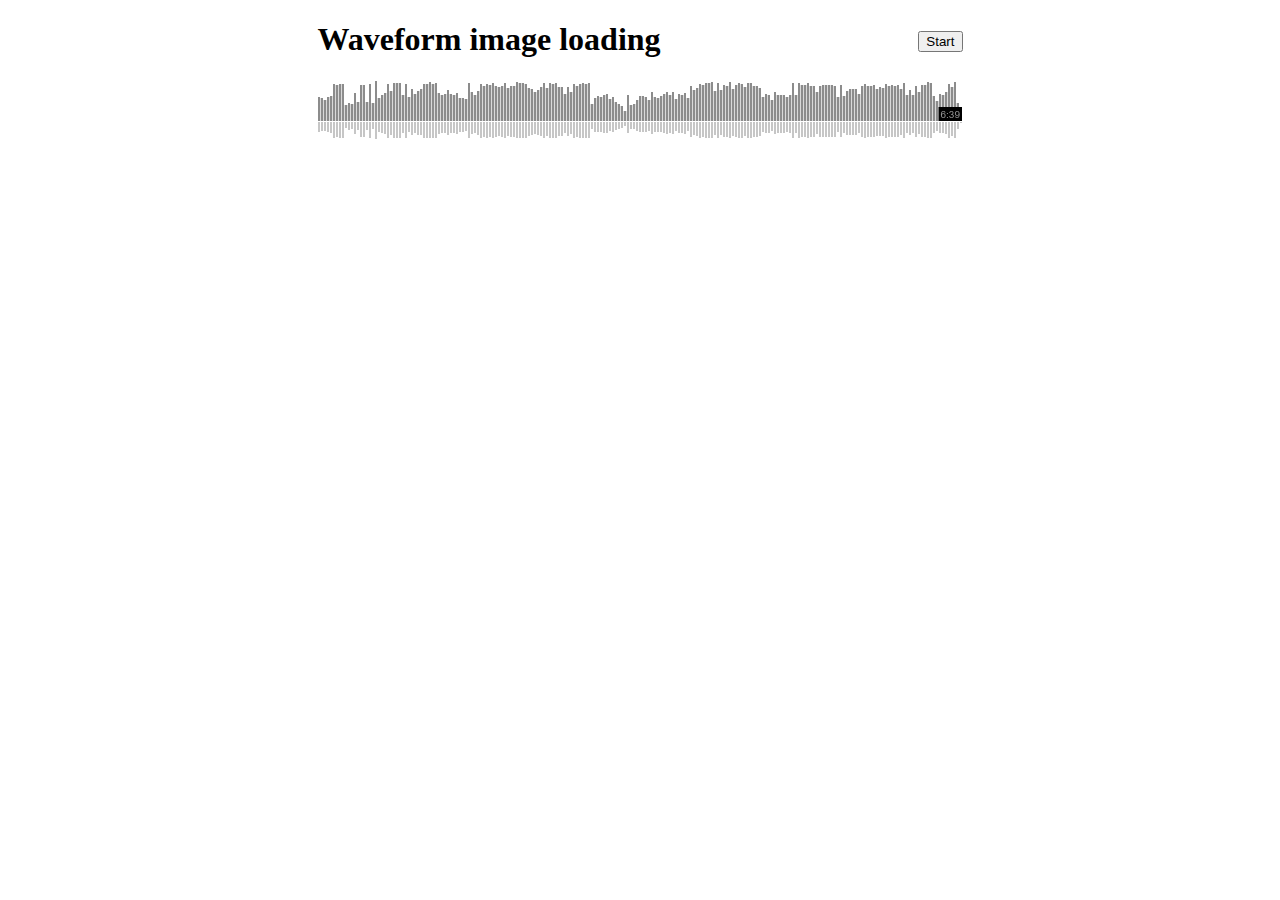
<file: queue/index.html>
<!doctype html>
<head>
  <link rel="stylesheet" href="http://soundcloud.github.io/sc.css/css/sc.css">
  <style>
  .waveform-background {
    margin: 15px 0;
    width: 645px;
    height: 60px;
    background-image: url(fake-waveform.png);
  }
  #log {
    font-family: monospace;
    list-style: none;
  }
  #theButton {
    position: absolute;
    top: 10px;
    right: 0;
  }
  #container {
    position: relative;
    width: 645px;
    margin: auto;
  }
  </style>
</head>
<body>
  <div id="container">
    <h1>Waveform image loading</h1>
    <button id="theButton" class="sc-button sc-button-cta sc-button-medium">Start</button>

    <div class="waveform-background">
      <canvas id="waveform" height="60" width="645"></canvas>
    </div>
    <ul id="log"></ul>
  </div>

  <!-- please excuse the crude script loading... -->
  <script>SC = {};</script>
  <script src="jquery-3.0.0.js"></script>
  <script src="underscore.js"></script>
  <script src="avatars.js"></script>
  <script src="load-images.js"></script>
  <script src="main.js"></script>
</body>
</file>
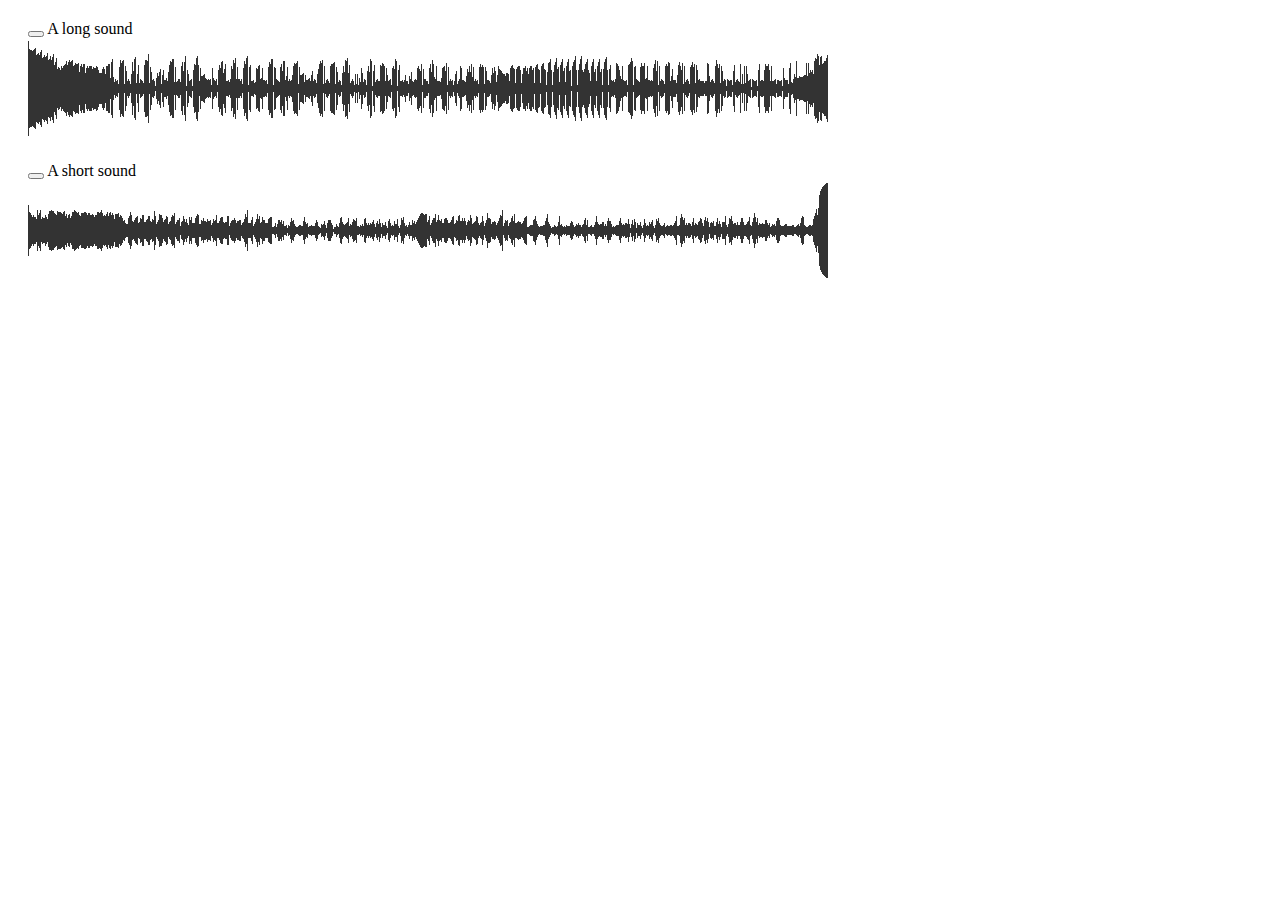
<file: waveform/index.html>
<!doctype html>
<head>
  <link rel="stylesheet" href="http://soundcloud.github.io/sc.css/css/sc.css">
  <style>
    .player {
      margin: 20px;
    }
  </style>
</head>
<body>
  <div class="player">
    <button id="play-button-long" class="sc-button sc-button-large sc-button-play"></button>
    <span class="sc-type-h1">A long sound</span><br>
    <canvas id="waveform-long" width="800" height="100"></canvas>
  </div>

  <div class="player">
    <button id="play-button-short" class="sc-button sc-button-large sc-button-play"></button>
    <span class="sc-type-h1">A short sound</span><br>
    <canvas id="waveform-short" width="800" height="100"></canvas>
  </div>

  <script>SC = {};</script>
  <script src="jquery-3.0.0.js"></script>
  <script src="underscore.js"></script>
  <script src="events.js"></script>
  <script src="sound.js"></script>
  <script src="waveform.js"></script>
  <script src="fixtures/long-sound.js"></script>
  <script src="fixtures/short-sound.js"></script>
  <script src="main.js"></script>
</body>
</file>
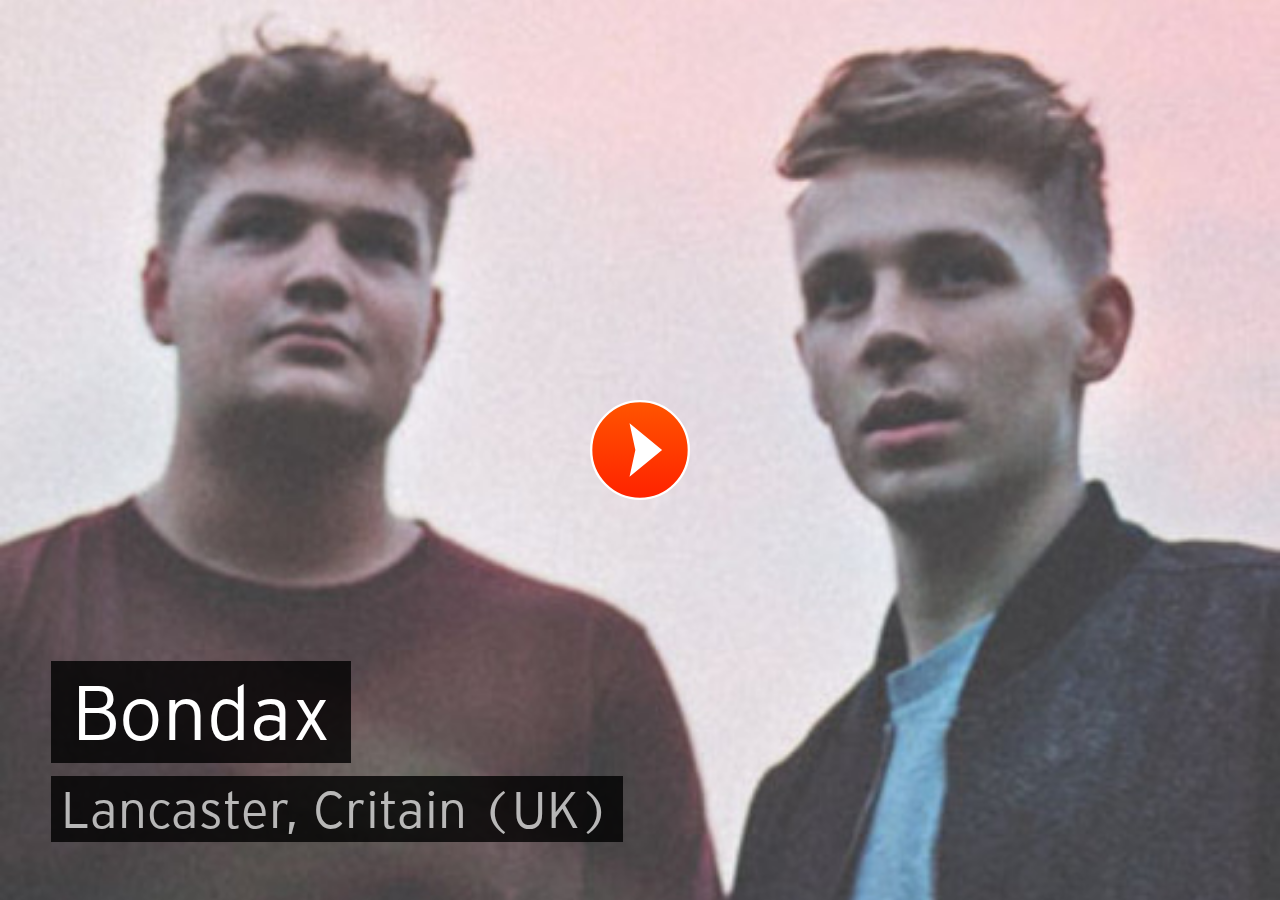
<file: animation/embed.html>
<!doctype html>
<html>
<head>
	<title>Bondax | SoundCloud</title>
	<link rel="stylesheet" type="text/css" href="app.css">
	<script src="app.js"></script>
</head>
<body>
	<div id="mainContent">
		<div id="user-profile" class="user-profile">
			<div class="background"> <img src="assets/avatar.jpg" /></div>
			<div id="profile-controls" class="profile controls">
				<button src="assets/play.svg" class="button play" />
			</div>
			<div class="band-info">
				<div class="band-name"><h1>Bondax</h1></div>
				<div class="band-location"><h2>Lancaster, Critain (UK)</h2></div>
			</div>
		</div>

		<div id="playing-mode" class="playing-mode">
			<div class="background"> <img src="assets/artwork.jpg" /></div>
			<div id="overlay" class="overlay hide"></div>
			<div class="band-info">
				<div class="band-name"><h2>Bondax</h2></div>
				<div class="current-song"><h1>Gold</h1></div>
			</div>
			<div class="controls">
				<button class="button pause" />
			</div>
			<div class="song-waveform">
				<img src="assets/waveform.png" class="waveform"/>
			</div>
		</div>
	</div>
</body>
</html>
</file>
<file: animation/app.css>
/* http://meyerweb.com/eric/tools/css/reset/ 
   v2.0 | 20110126
   License: none (public domain)
*/

html, body, div, span, applet, object, iframe,
h1, h2, h3, h4, h5, h6, p, blockquote, pre,
a, abbr, acronym, address, big, cite, code,
del, dfn, em, img, ins, kbd, q, s, samp,
small, strike, strong, sub, sup, tt, var,
b, u, i, center,
dl, dt, dd, ol, ul, li,
fieldset, form, label, legend,
table, caption, tbody, tfoot, thead, tr, th, td,
article, aside, canvas, details, embed, 
figure, figcaption, footer, header, hgroup, 
menu, nav, output, ruby, section, summary,
time, mark, audio, video {
	margin: 0;
	padding: 0;
	border: 0;
	font-size: 100%;
	font: inherit;
	vertical-align: baseline;
}

@font-face {
	font-family: Interstate-Regular;
	src: url('assets/Interstate-Regular.woff');
}

@font-face {
	font-family: Interstate-Light;
	src: url(./assets/Interstate-Light.woff);
}

body {
	font: normal 16px Arial, Helvetica, sans-serif;
	margin: 0;
	padding: 0;
}

#mainContent {
	overflow: hidden;
	position: absolute;
	left: 0;
	bottom: 0;
	right: 0;
	top: 0;
}

h1 {
	background: rgba(0,0,0,.8);
	color: #fff;
	display: inline-block;
	padding: .4vw 1.6vw;
	margin: 0;
	font-size: 6vw;
	font-family: Interstate-Light, Arial, Helvetica, sans-serif;
}

h2 {
	background: rgba(0,0,0,.8);
	color: rgba(255, 255, 255, .7);
	display: inline-block;
	padding: .2vw .8vw;
	margin: 0;
	font-size: 4vw;
	font-family: Interstate-Light, Arial, Helvetica, sans-serif;
}

/* Set background styles to support slide up animation*/
.user-profile/*, .playing-mode*/ {
	position: absolute;
	left: 0;
	bottom: 0;
	right: 0;
	top: 0;
	-webkit-transition:top 700ms li;
	-moz-transition: top 700ms;
	-ms-transition: top 700ms;
	-o-transition: top 700ms;
	transition: top, 0.5s;
	z-index: 4;
}

.playing-mode {
	position: absolute;
	left: 0;
	bottom: 0;
	right: 0;
	top: 0;	
	z-index: 3;
}

.background {
	width: 100%;
	height: 100%;
}

.background img {
	width: 100%;
	height: 100%;
	object-fit: cover;
}

/* Set styles for user-profile view
	parent is relative and child divs are absolute so transition applies to both
 */
.user-profile .band-info {
	position: absolute;
	bottom: 5%;
}

.playing-mode .band-info {
	position: absolute;
	top: 5%;
}


.band-info > div {
	margin: 1vw 4vw;
}

/* Set styles for playing-mode view */

.playing-mode .song-waveform {
	position: absolute;
	bottom: 5%;
	width: 100%;
	text-align: center;
}

img.waveform {
	padding-right: 3vw;
	padding-left: 3vw;
}

/* Set styles for button controls */

.controls {
	position: absolute;
	left: 0;
	right: 0;
	top: 0;
	bottom: 0;
	display: flex;
	align-items: center;
	justify-content: center;
	z-index: 10;
}

/* Set syles for button controls */
.controls .pause {
	background:url('assets/pause.svg');
}

.controls .play {
	background:url('assets/play.svg');
}

.button {
	width: 100px;
	height: 100px;
	border: none;
	cursor:  pointer;
}

/* Set common styles */
.overlay {
	position:absolute;
	bottom: 0;
	left:0;
	right: 0;
	top: 0;
	background: rgba(0,0,0,.3);
	width: 100%;
	height: 100%;
	z-index: 8;
}

.hide {
	display: none;
}

.slideUp {
	transform: translatey(-100%);
}

.fadeTransition {
	-webkit-transition: opacity 2s ease-in-out;
	-moz-transition: opacity 2s ease-in-out;
	-ms-transition: opacity 2s ease-in-out;
	-o-transition: opacity 2s ease-in-out;
	transition: opacity 2s ease-in-out;
}

.fadeOut {
	zoom: 1;
	filter: alpha(opacity=50);
	opacity: 0;
}
</file>
